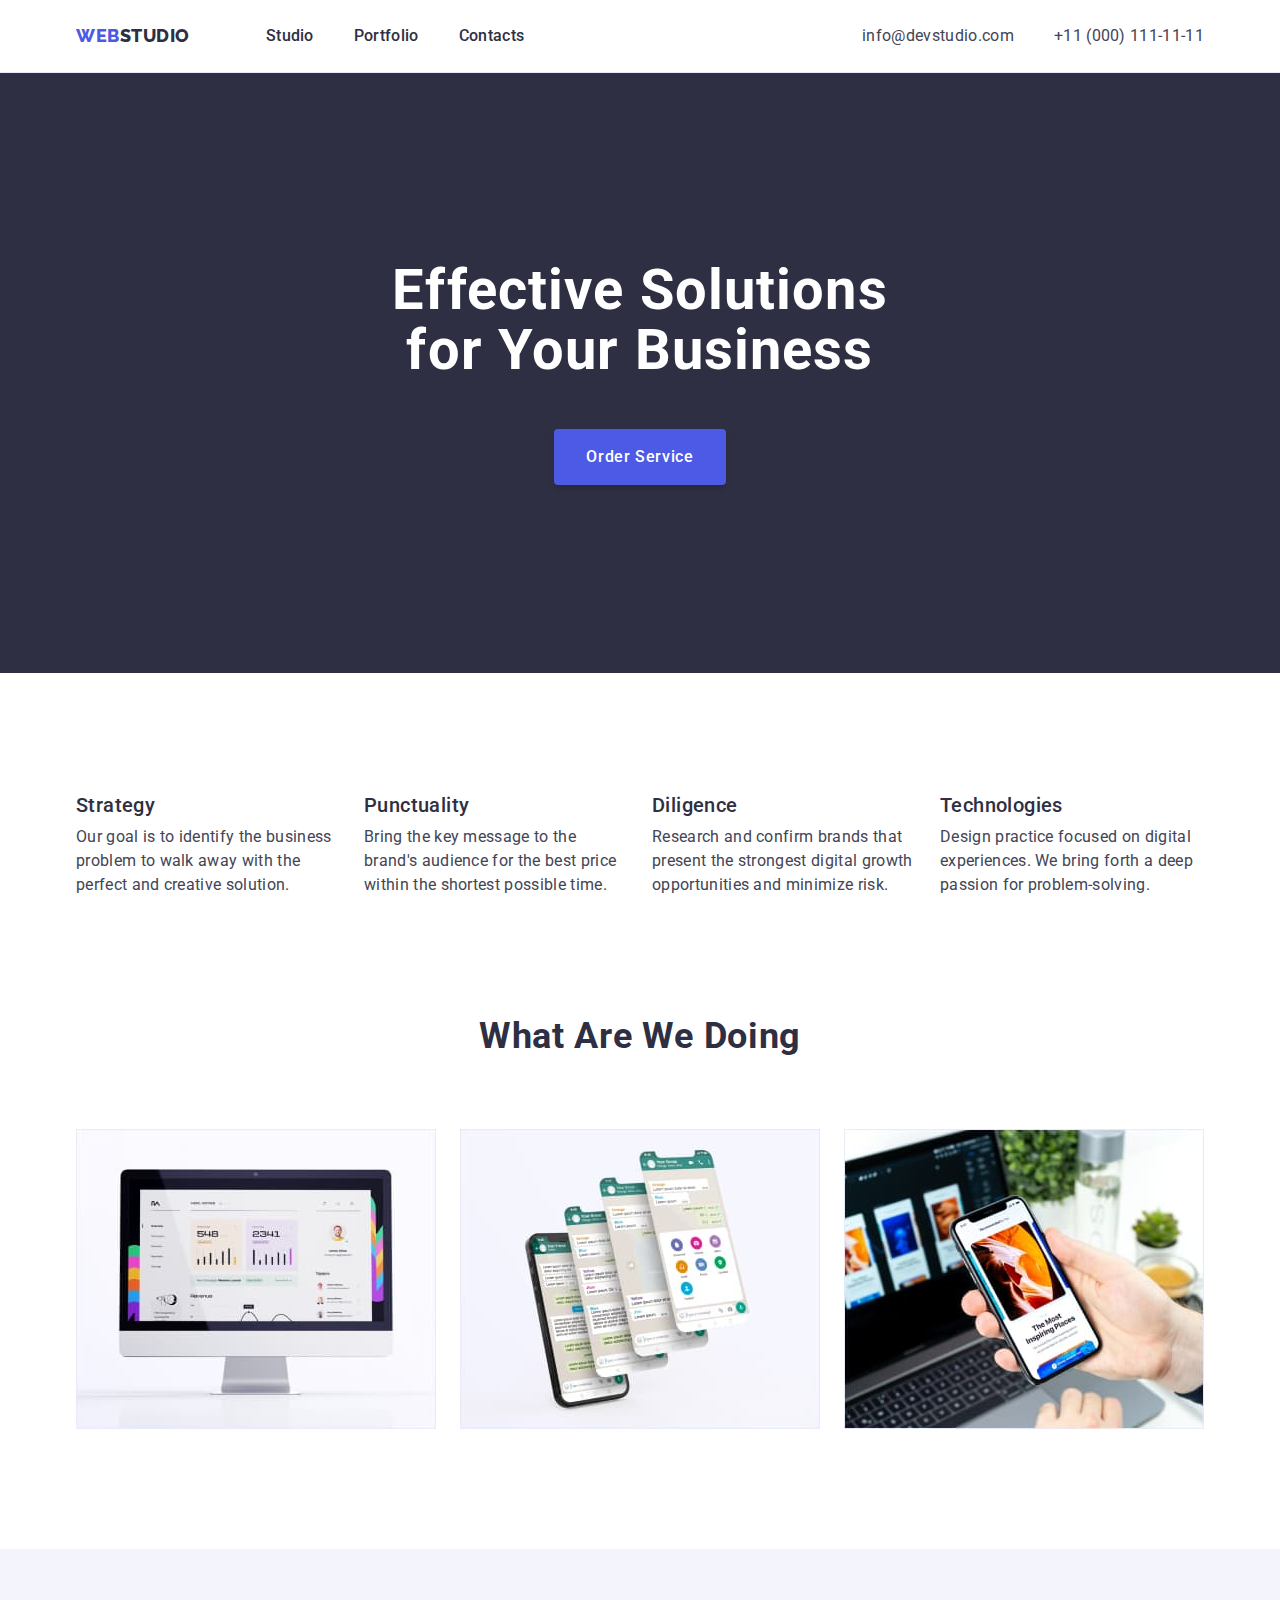
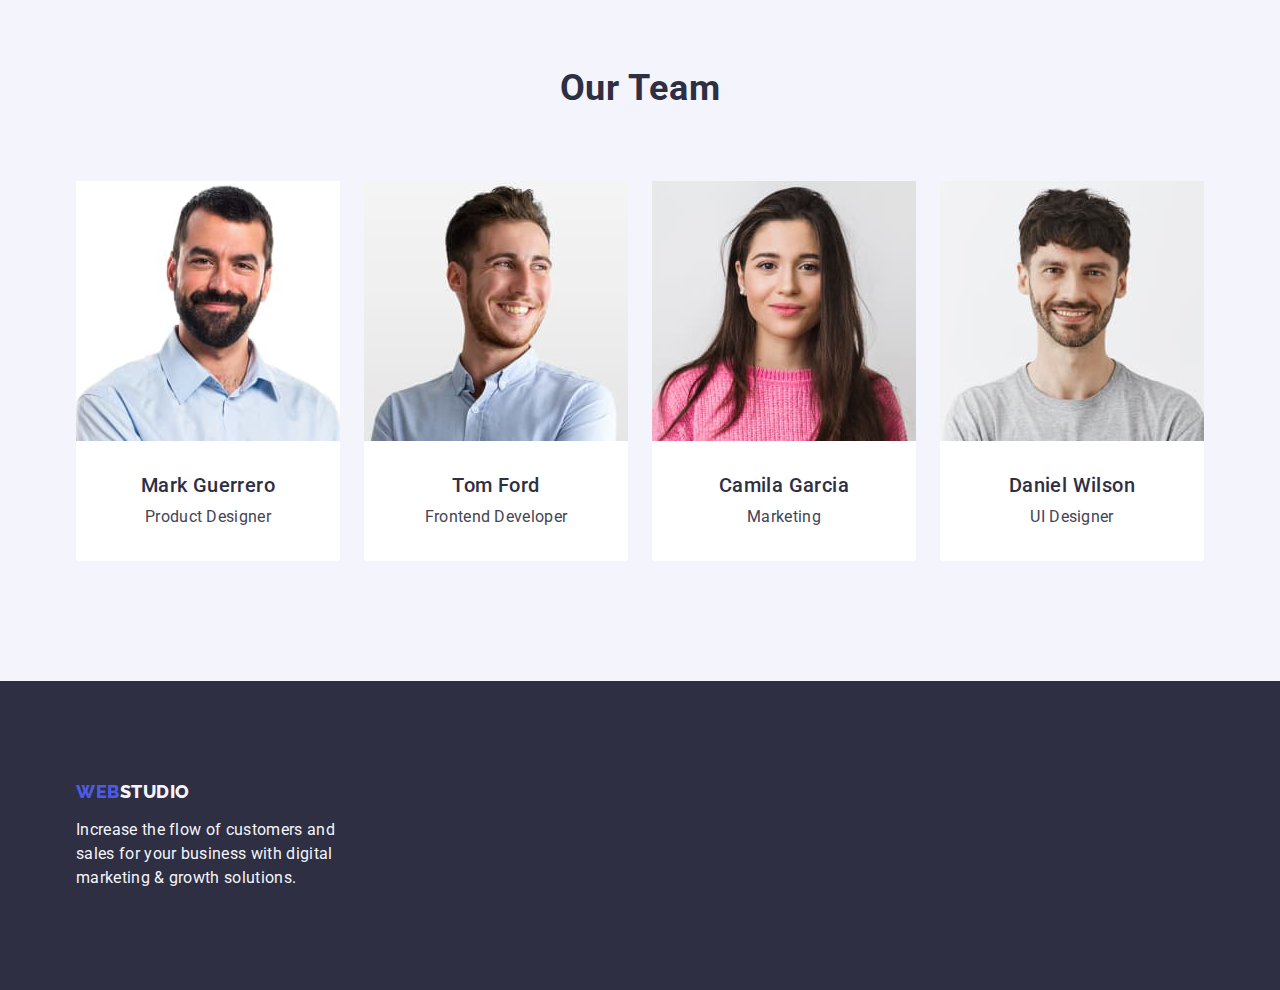
<file: index.html>
<!DOCTYPE html>
<html lang="en">
  <head>
    <meta charset="UTF-8" />
    <meta http-equiv="X-UA-Compatible" content="IE=edge" />
    <meta name="viewport" content="width=device-width, initial-scale=1.0" />
    <title>Document</title>
    <link rel="preconnect" href="https://fonts.googleapis.com" />
    <link rel="preconnect" href="https://fonts.gstatic.com" crossorigin />
    <link
      href="https://fonts.googleapis.com/css2?family=Raleway:wght@800&family=Roboto:wght@400;500;700;900&display=swap"
      rel="stylesheet"
    />
    <link
      rel="stylesheet"
      href="https://cdnjs.cloudflare.com/ajax/libs/modern-normalize/1.1.0/modern-normalize.min.css"
    />
    <link rel="stylesheet" href="./css/styles.css" />
  </head>
  <body class="body">
    <!-- Header -->
    <header class="header">
      <div class="header-nav container">
        <nav class="nav">
          <a class="logo link" href="./index.html"
            >Web<span class="studio">Studio</span>
          </a>
          <ul class="menu list">
            <li><a class="header-menu link" href="./index.html">Studio</a></li>
            <li>
              <a class="header-menu link" href="./portfolio.html">Portfolio</a>
            </li>
            <li><a class="header-menu link" href="">Contacts</a></li>
          </ul>
        </nav>

        <!-- Address -->
        <address class="address">
          <ul class="address-info list">
            <li>
              <a class="info link" href="mailto:info@devstudio.com"
                >info@devstudio.com</a
              >
            </li>
            <li>
              <a class="info tel link" href="tel:+110001111111"
                >+11 (000) 111-11-11</a
              >
            </li>
          </ul>
        </address>
      </div>
    </header>

    <!-- HERO -->
    <main>
      <section class="effective">
        <div class="container">
          <h1 class="name-effective">Effective Solutions for Your Business</h1>
          <button class="button-hero" type="button">Order Service</button>
        </div>
      </section>

      <section class="advances-section">
        <div class="container">
          <h2 hidden>advances</h2>
          <ul class="advances-list list">
            <li class="advances-examples">
              <h3 class="advances">Strategy</h3>
              <p class="advances-p">
                Our goal is to identify the business problem to walk away with
                the perfect and creative solution.
              </p>
            </li>
            <li class="advances-examples">
              <h3 class="advances">Punctuality</h3>
              <p class="advances-p">
                Bring the key message to the brand's audience for the best price
                within the shortest possible time.
              </p>
            </li>
            <li class="advances-examples">
              <h3 class="advances">Diligence</h3>
              <p class="advances-p">
                Research and confirm brands that present the strongest digital
                growth opportunities and minimize risk.
              </p>
            </li>
            <li class="advances-examples">
              <h3 class="advances">Technologies</h3>
              <p class="advances-p">
                Design practice focused on digital experiences. We bring forth a
                deep passion for problem-solving.
              </p>
            </li>
          </ul>
        </div>
      </section>

      <section class="working">
        <div class="container">
          <h2 class="works">What are we doing</h2>
          <ul class="works-list list">
            <li class="working-img">
              <img
                class="images"
                src="./images/computer.jpg"
                alt="a monitor with an image of certain statistics"
                width="360"
              />
            </li>
            <li class="working-img">
              <img
                class="images"
                src="./images/tepephone.jpg"
                alt="phone with floating pages"
                width="360"
              />
            </li>
            <li class="working-img">
              <img
                class="images"
                src="./images/telephonehand.jpg"
                alt="laptop and phone in hand"
                width="360"
              />
            </li>
          </ul>
        </div>
      </section>

      <section class="team">
        <div class="container">
          <h2 class="our-team">Our Team</h2>
          <ul class="all-team list">
            <li class="name-team">
              <img
                src="./images/1man.jpg"
                alt="a man with a beard"
                width="264"
              />
              <div class="information">
                <h3 class="name-person">Mark Guerrero</h3>
                <p class="position">Product Designer</p>
              </div>
            </li>
            <li class="name-team">
              <img src="./images/2man.jpg" alt="young guy" width="264" />
              <div class="information">
                <h3 class="name-person">Tom Ford</h3>
                <p class="position">Frontend Developer</p>
              </div>
            </li>
            <li class="name-team">
              <img src="./images/3girl.jpg" alt="pretty girl" width="264" />
              <div class="information">
                <h3 class="name-person">Camila Garcia</h3>
                <p class="position">Marketing</p>
              </div>
            </li>
            <li class="name-team">
              <img src="./images/4man.jpg" alt="second young guy" width="264" />
              <div class="information">
                <h3 class="name-person">Daniel Wilson</h3>
                <p class="position">UI Designer</p>
              </div>
            </li>
          </ul>
        </div>
      </section>
    </main>

    <!-- FOOTER -->
    <footer class="footer">
      <div class="container">
        <a class="logo logo-footer link" href="./index.html"
          >Web<span class="studio-footer">Studio</span>
        </a>
        <p class="footer-text">
          Increase the flow of customers and sales for your business with
          digital marketing & growth solutions.
        </p>
      </div>
    </footer>
  </body>
</html>
</file>
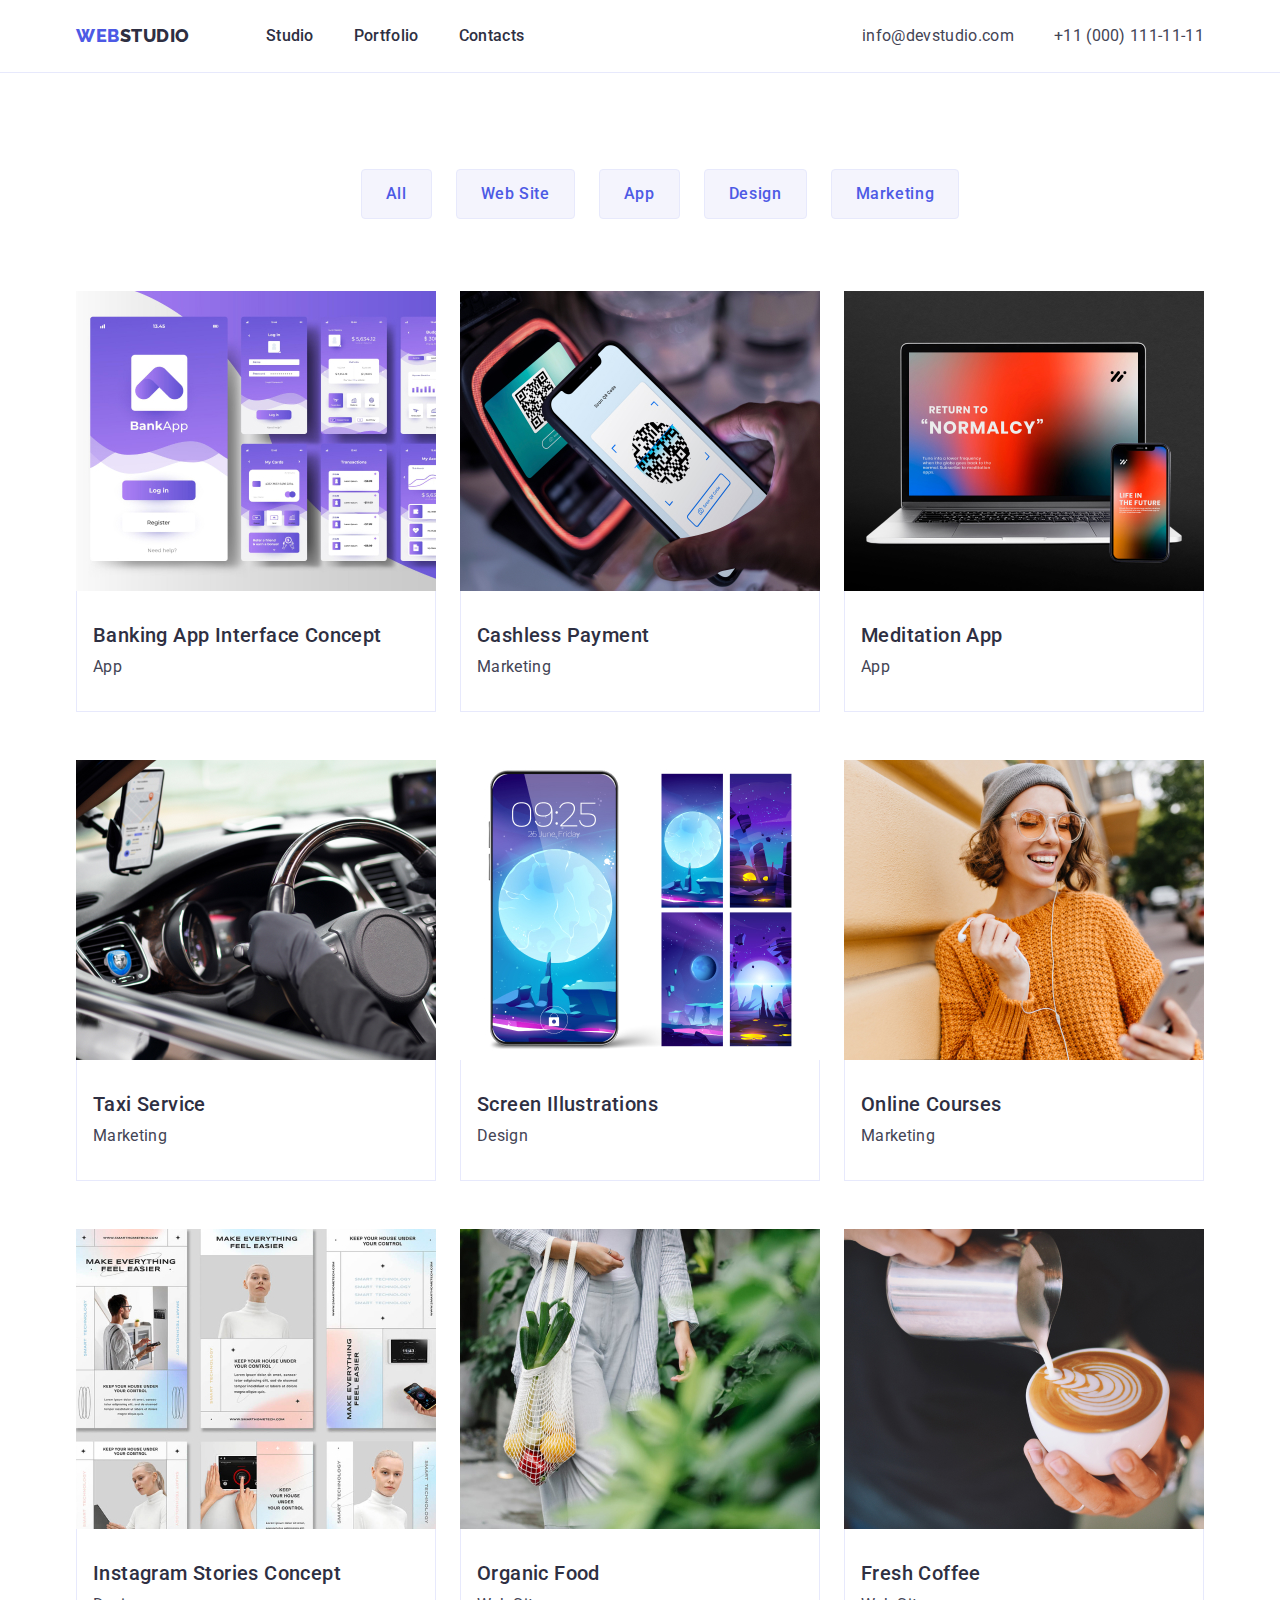
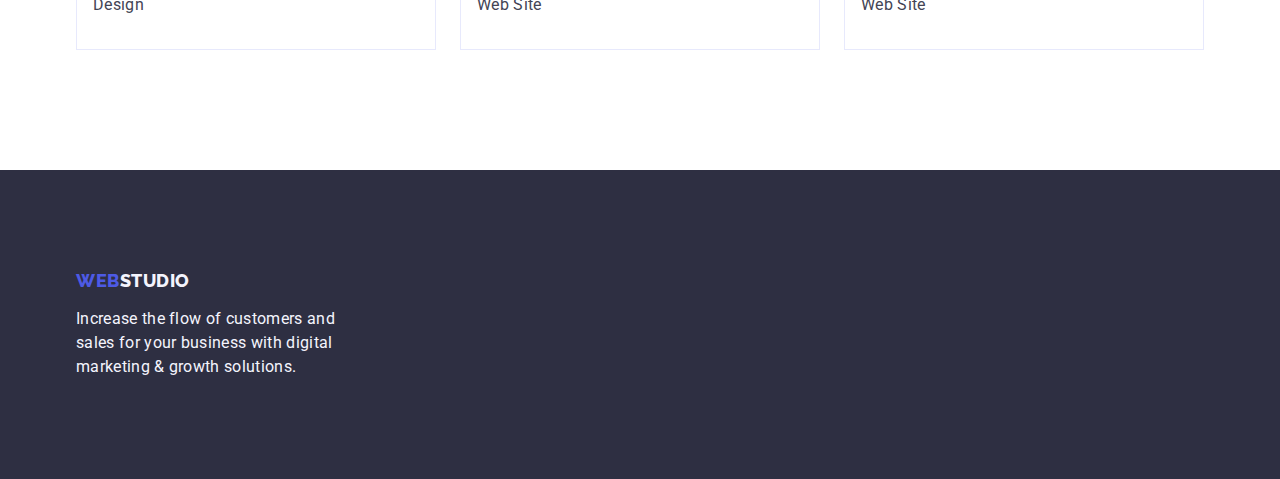
<file: portfolio.html>
<!DOCTYPE html>
<html lang="en">
  <head>
    <meta charset="UTF-8" />
    <meta http-equiv="X-UA-Compatible" content="IE=edge" />
    <meta name="viewport" content="width=device-width, initial-scale=1.0" />
    <title>Document</title>
    <link rel="preconnect" href="https://fonts.googleapis.com" />
    <link rel="preconnect" href="https://fonts.gstatic.com" crossorigin />
    <link
      href="https://fonts.googleapis.com/css2?family=Raleway:wght@800&family=Roboto:wght@400;500;700;900&display=swap"
      rel="stylesheet"
    />
    <link
      rel="stylesheet"
      href="https://cdnjs.cloudflare.com/ajax/libs/modern-normalize/1.1.0/modern-normalize.min.css"
    />
    <link rel="stylesheet" href="./css/styles.css" />
  </head>

  <body class="body">
    <!-- Header -->
    <header class="header">
      <div class="header-nav container">
        <nav class="nav">
          <a class="logo link" href="./index.html">
            Web<span class="studio">Studio</span>
          </a>

          <ul class="menu list">
            <li><a class="header-menu link" href="./index.html">Studio</a></li>
            <li>
              <a class="header-menu link" href="./portfolio.html">Portfolio</a>
            </li>
            <li><a class="header-menu link" href="">Contacts</a></li>
          </ul>
        </nav>

        <!-- Address -->
        <address class="address">
          <ul class="address-info list">
            <li>
              <a class="info link" href="mailto:info@devstudio.com"
                >info@devstudio.com</a
              >
            </li>
            <li>
              <a class="info tel link" href="tel:+110001111111"
                >+11 (000) 111-11-11</a
              >
            </li>
          </ul>
        </address>
      </div>
    </header>

    <!-- HERO -->
    <main>
      <section class="hero-section">
        <div class="container">
          <h1 hidden>Роботи</h1>

          <ul class="filtres">
            <li><button class="button link" type="button">All</button></li>
            <li>
              <button class="button link" type="button">Web Site</button>
            </li>
            <li><button class="button link" type="button">App</button></li>
            <li>
              <button class="button link" type="button">Design</button>
            </li>
            <li>
              <button class="button link" type="button">Marketing</button>
            </li>
          </ul>

          <ul class="flex list">
            <li class="flex-element">
              <a class="general link" href=""
                ><img
                  class="photo"
                  src="./images/home2img1.jpg"
                  alt="paige"
                  width="360"
                />
                <div class="text-section">
                  <h2 class="examples section">
                    Banking App Interface Concept
                  </h2>
                  <p class="kind section">App</p>
                </div>
              </a>
            </li>
            <li class="flex-element">
              <a class="general link" href=""
                ><img
                  class="photo"
                  src="./images/home2img2.jpg"
                  alt="Qr"
                  width="360"
                />
                <div class="text-section">
                  <h2 class="examples section">Cashless Payment</h2>
                  <p class="kind section">Marketing</p>
                </div>
              </a>
            </li>
            <li class="flex-element">
              <a class="general link" href=""
                ><img
                  class="photo"
                  src="./images/home2img3.jpg"
                  alt="laptop"
                  width="360"
                />
                <div class="text-section">
                  <h2 class="examples section">Meditation App</h2>
                  <p class="kind section">App</p>
                </div>
              </a>
            </li>
            <li class="flex-element">
              <a class="general link" href=""
                ><img
                  class="photo"
                  src="./images/home2img4.jpg"
                  alt="ride"
                  width="360"
                />
                <div class="text-section">
                  <h2 class="examples section">Taxi Service</h2>
                  <p class="kind section">Marketing</p>
                </div>
              </a>
            </li>
            <li class="flex-element">
              <a class="general link" href=""
                ><img
                  class="photo"
                  src="./images/home2img5.jpg"
                  alt="telephone"
                  width="360"
                />
                <div class="text-section">
                  <h2 class="examples section">Screen Illustrations</h2>
                  <p class="kind section">Design</p>
                </div>
              </a>
            </li>
            <li class="flex-element">
              <a class="general link" href=""
                ><img
                  class="photo"
                  src="./images/home2img6.jpg"
                  alt="girl smile"
                  width="360"
                />
                <div class="text-section">
                  <h2 class="examples section">Online Courses</h2>
                  <p class="kind section">Marketing</p>
                </div>
              </a>
            </li>
            <li class="flex-element">
              <a class="general link" href=""
                ><img
                  class="photo"
                  src="./images/home2img7.jpg"
                  alt="paige phone"
                  width="360"
                />
                <div class="text-section">
                  <h2 class="examples section">Instagram Stories Concept</h2>
                  <p class="kind section">Design</p>
                </div>
              </a>
            </li>
            <li class="flex-element">
              <a class="general link" href="">
                <img
                  class="photo"
                  src="./images/home2img8.jpg"
                  alt="Products"
                  width="360"
                />
                <div class="text-section">
                  <h2 class="examples section">Organic Food</h2>
                  <p class="kind section">Web Site</p>
                </div>
              </a>
            </li>
            <li class="flex-element">
              <a class="general link" href=""
                ><img
                  class="photo"
                  src="./images/home2img9.jpg"
                  alt="coffee"
                  width="360"
                />
                <div class="text-section">
                  <h2 class="examples section">Fresh Coffee</h2>
                  <p class="kind section">Web Site</p>
                </div>
              </a>
            </li>
          </ul>
        </div>
      </section>
    </main>

    <!-- FOOTER -->
    <footer class="footer">
      <div class="container">
        <a class="logo logo-footer link" href="./index.html">
          Web<span class="studio-footer">Studio</span>
        </a>
        <p class="footer-text">
          Increase the flow of customers and sales for your business with
          digital marketing & growth solutions.
        </p>
      </div>
    </footer>
  </body>
</html>
</file>
<file: css/styles.css>
:root

p{
  margin: 0;
  padding: 0;
}

.list {
  list-style: none;
  padding: 0;
  margin: 0;
}

.body {
  font-family: "Roboto", sans-serif;
  font-style: normal;
  color: #434455;
  background-color: #FFFFFF;
}

.container{
  width: 1158px;
  padding-left: 15px;
  padding-right: 15px;
  margin: 0 auto;
}

img{ display: block;}

.section{padding-left: 16px;}

.nav{
  display: flex;
  align-items: center;
}

/* Header */
.header{
  border-bottom: 1px solid #e7e9fc;
  background: #FFFFFF;
}

.header-nav{
  display: flex;
  align-items: center;
}

.studio { 
  color: #2e2f42;
}

.logo {
  margin: 0;
  margin-right: 76px;
  font-family: "Raleway", sans-serif;
  font-weight: 800;
  font-size: 18px;
  line-height: 1.17;
  display: flex;
  align-items: center;
  letter-spacing: 0.03em;
  text-transform: uppercase;
  color: #4d5ae5;
  text-decoration: none
}

/* header-info */
.header-menu {
  display: block;
  padding: 24px 0;
  text-decoration: none
  
}

.header-menu:hover,
.header-menu:focus {
  color: #404bbf;
}

.menu{ gap: 40px;
  display: flex;
  align-items: center;}
.menu li:last-child{ margin-right: 0;}


/* address info */
.address{ 
  font-style: normal;
  margin-left: auto;
}

.address-info{
  gap: 40px;
  display: flex;
  
}

.info{
  text-decoration: none;
font-style: normal;
font-weight: 400;
font-size: 16px;
line-height: 1.5;
letter-spacing: 0.02em;
color: #434455; }

.tel{ margin-right: 0;}


.info:hover,
.info:focus{
  color: #404bbf ;
}


.header-menu {
  font-weight: 500;
  font-size: 16px;
  line-height: 1.5;
  letter-spacing: 0.02em;
  color: #2e2f42;
}




/* hero */
.effective{
  padding: 188px 0;
  text-align: center;
  background: #2E2F42;
}

.name-effective{
  margin: auto;
  max-width: 496px;
  margin-top: 0;
margin-bottom: 48px;
font-weight: 700;
font-size: 56px;
line-height: 1.07;
letter-spacing: 0.02em;
color: #FFFFFF;
}

/* button first */

.button-hero {
  display: block;
  margin-left: auto;
  margin-right: auto;
  padding: 16px 32px;
  height: 56px;
  min-width: 169px;
  background: #4d5ae5;
  box-shadow: 0px 4px 4px rgba(0, 0, 0, 0.15);
  border: none;
  border-radius: 4px;
  cursor: pointer;
  font-family: "Roboto", sans-serif;
  font-weight: 500;
  font-size: 16px;
  line-height: 1.5;
  letter-spacing: 0.04em;
  color: #FFFFFF;
}

/* advances */
.advances-section{
  padding: 120px 0;
}

.advances-list{ 
  gap: 24px;
  display: flex;
}

.advances-examples{
  width: calc((100% - 72px) / 4); }
  
  .advances-list li:last-child{ margin-right: 0;}

 .advances{ 
  margin-top: 0;
  margin-bottom: 8px;
  font-weight: 500;
  font-size: 20px;
  line-height: 1.2;
  letter-spacing: 0.02em;
  color: #2E2F42;
  }

  .advances-p{
    margin-top: 0;
    margin-bottom: 0;
    font-weight: 400;
    font-size: 16px;
    line-height: 1.5;
    letter-spacing: 0.02em;
   color: #434455;
 }


/* what we are do */
.working{
  padding-bottom: 120px;
}

.works-list{
  gap: 24px;
  display: flex;
}


.works-list li:last-child{
  margin-right: 0;
}

.working-img{
  width: calc((100% - 48px) / 3)
}

.works{
  margin-top: 0;
  margin-bottom: 72px;
 font-weight: 700;
font-size: 36px;
line-height: 1.11;
text-align: center;
letter-spacing: 0.02em;
text-transform: capitalize;
color: #2E2F42;
}

/* Our Team */
.team{   padding: 120px 0 ;
  background: #F4F4FD;
}

.all-team{
  display: flex;
   gap: 24px;

}

.all-team li:last-child{
  margin-right: 0;
}

.our-team {
  margin-top: 0;
  margin-bottom: 72px;
font-weight: 700;
font-size: 36px;
line-height: 1.11;
text-align: center;
letter-spacing: 0.02em;
text-transform: capitalize;
color: #2E2F42;}

.name-person {
  text-align: center;
  margin-top: 0px;
  margin-bottom: 8px;
font-weight: 500;
font-size: 20px;
line-height: 1.2;
letter-spacing: 0.02em;
color: #2E2F42;
}

.name-team{
  background-color: #FFFFFF;
  border-radius: 0px 0px 4px 4px;
}

.position { 
  text-align: center;
  margin-top: 0;
  margin-bottom: 0px;
font-weight: 400;
font-size: 16px;
line-height: 1.5;
letter-spacing: 0.02em;
color: #434455;
}

.information{
  padding: 32px 16px;
   border-radius: 0px 0px 4px 4px;
}

/* menu-button portfolio */
.button {
  font-family: "Roboto", sans-serif;
  font-weight: 500;
  font-size: 16px;
  line-height: 1.5;
  text-align: center;
  letter-spacing: 0.04em;
  border-radius: 4px;
  padding: 12px 24px;
  color: #4d5ae5;
  background: #f4f4fd;
  border: 1px solid #e7e9fc;
  cursor: pointer;
}

 .button:hover,
 .button:focus {
  background-color: #404bbf;
  color: #ffffff;
  border: 1px solid transparent;
  cursor: pointer;
}

/* portolio */

.hero-section{
  padding: 96px 0 120px;
}


   .examples{ margin-top: 0;
     margin-bottom:8px;
     padding: 0;
    font-weight: 500;
    font-size: 20px;
    line-height: 1.2;
    letter-spacing: 0.02em;
    color: #2E2F42;
  }
  
  .kind{  margin: 0;
    font-weight: 400;
    padding: 0;
    font-size: 16px;
    line-height: 1.5;
    letter-spacing: 0.02em;
    color: #434455;
    }
  
  .general{
    text-decoration: none;
    }

   .button-hero:hover,
   .button-hero:focus {
    background: #404BBF;
}

 .filtres{ margin-top: 0;
  list-style: none;
  justify-content: center;
  display: flex;
  margin-bottom: 72px;
  gap: 24px;
}

.text-section{
  padding: 32px 16px;
  border: 1px solid #E7E9FC;
  border-top: none;}


.flex{
  display: flex;
  flex-wrap: wrap;
  margin-top: 0;
  column-gap: 24px;
  row-gap: 48px;
}

.flex-element{ width: calc((100% - 48px) / 3);
   }


  .flex-element:nth-child(3n){
  margin-right: 0 ;}

  


/* footer */

.logo-footer{
  margin-bottom: 16px;
}

.logo{display: inline-block;
}

.studio-footer {
  color: #F4F4FD;;
}
.footer{
padding: 100px 0;
  background: #2E2F42;
color: #F4F4FD;}

.footer-text{
font-weight: 400;
font-size: 16px;
line-height: 1.5;
letter-spacing: 0.02em;
width: 264px;
}
</file>
